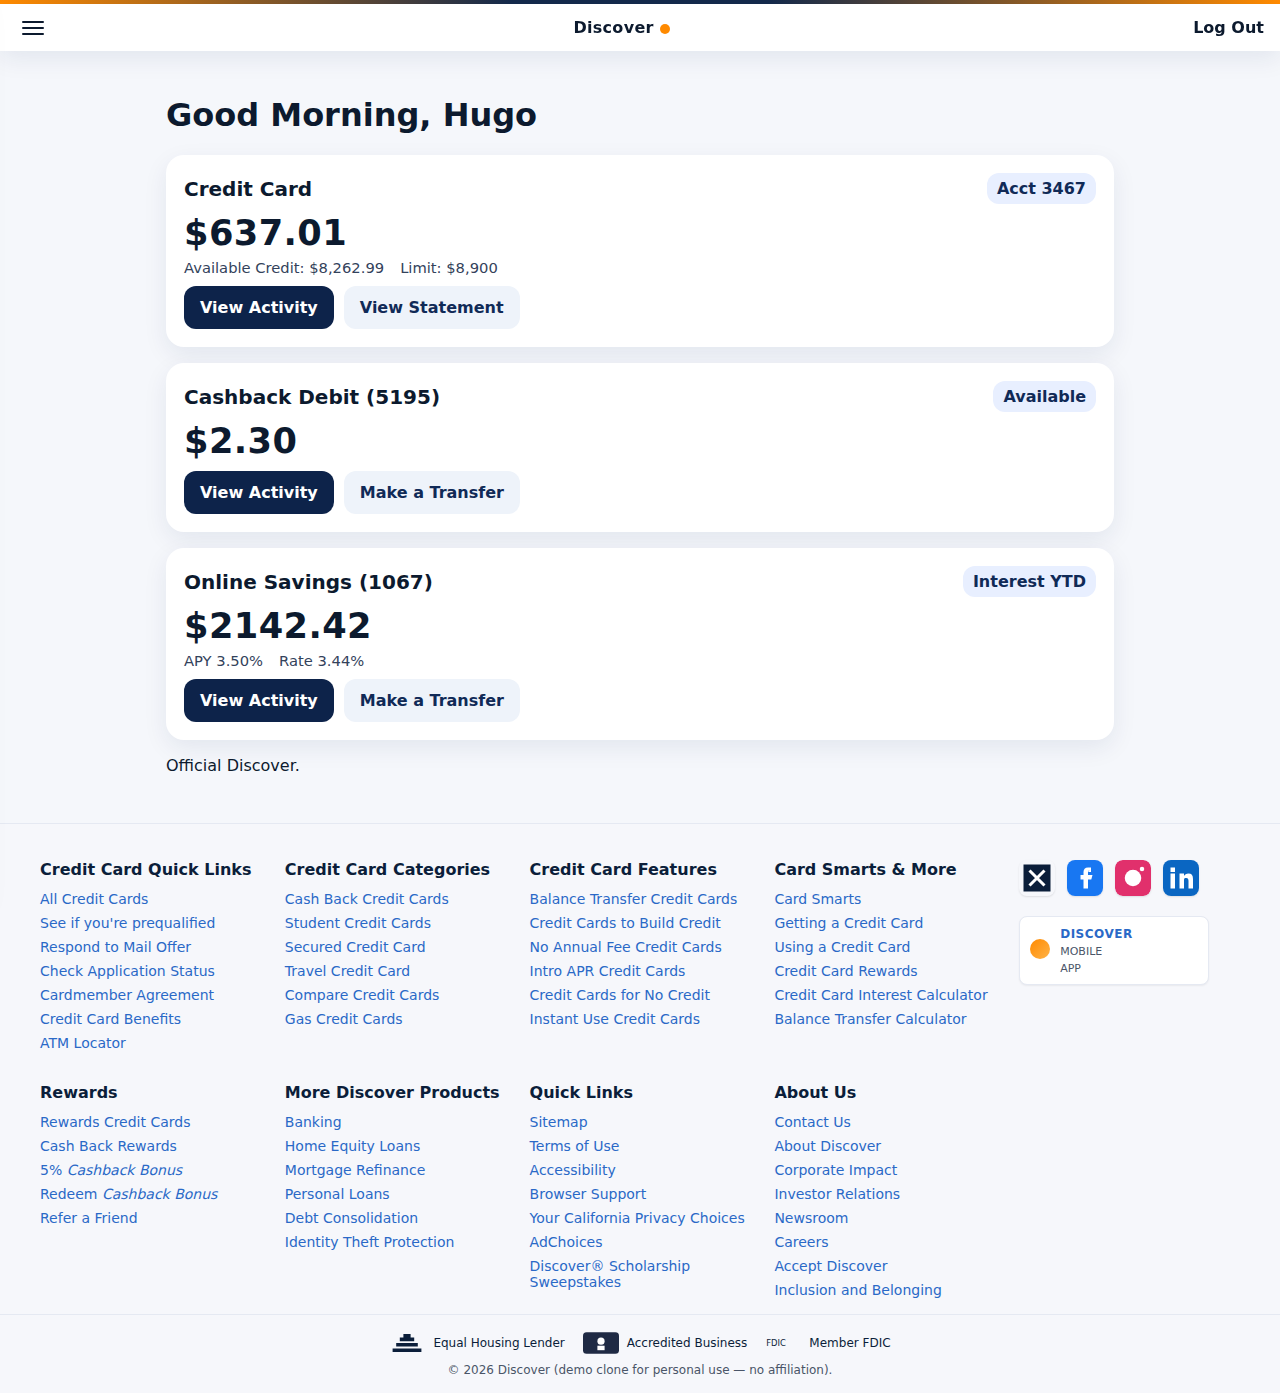
<file: index.html>
<!doctype html>
<html lang="en">
<head>
  <meta charset="utf-8"/>
  <meta name="viewport" content="width=device-width, initial-scale=1"/>
  <title>Discover — Accounts</title>
  <link rel="stylesheet" href="styles.css"/>
</head>
<body>
  <header class="topbar">
    <div class="accent-line"></div>
    <div class="topbar-inner">
      <button class="hamburger" id="hamburger" aria-label="Open menu">
        <span></span><span></span><span></span>
      </button>
      <div class="brand"><strong>Discover</strong><span class="dot"></span></div>
      <a class="logout" href="#">Log Out</a>
    </div>
  </header>

  <aside class="sidebar" id="sidebar">
    <div class="sidebar-header">
      <h3>Menu</h3>
      <button class="btn secondary" id="closeSidebar">Close ✕</button>
    </div>

    <div class="section-title">Activity</div>
    <a href="credit-activity.html">Credit Card — Activity</a>
    <a href="debit-activity.html">Cashback Debit — Activity</a>
    <a href="savings-activity.html">Online Savings — Activity</a>

    <div class="section-title">Tools</div>
    <a href="fico.html">FICO® Credit Scorecard</a>
    <a href="#">Payments</a>
    <a href="#">Rewards</a>
    <a href="#">Card Services</a>
    <a href="#">Security</a>
    <a href="#">Search</a>
    <a href="#">Help</a>
    <a href="#">Profile</a>
  </aside>

  <main class="container home">
    <h1 class="hero-greet">Good Morning, <span class="accent">Hugo</span></h1>

    <!-- CREDIT -->
    <section class="account-card">
      <div class="account-card__head">
        <h2 class="account-title">Credit Card</h2>
        <span class="chip soft">Acct 3467</span>
      </div>
      <div class="account-main">
        <div class="big-amount">$637.01</div>
        <div class="meta-row">
          <span class="meta">Available Credit: $8,262.99</span>
          <span class="meta">Limit: $8,900</span>
        </div>
      </div>
      <div class="btn-row">
        <a class="btn primary" href="credit-activity.html">View Activity</a>
        <a class="btn muted" href="#">View Statement</a>
      </div>
    </section>

    <!-- DEBIT -->
    <section class="account-card">
      <div class="account-card__head">
        <h2 class="account-title">Cashback Debit (5195)</h2>
        <span class="chip soft">Available</span>
      </div>
      <div class="account-main">
        <div class="big-amount">$2.30</div>
      </div>
      <div class="btn-row">
        <a class="btn primary" href="debit-activity.html">View Activity</a>
        <a class="btn muted" href="#">Make a Transfer</a>
      </div>
    </section>

    <!-- SAVINGS -->
    <section class="account-card">
      <div class="account-card__head">
        <h2 class="account-title">Online Savings (1067)</h2>
        <span class="chip soft">Interest YTD</span>
      </div>
      <div class="account-main">
        <div class="big-amount">$2142.42</div>
        <div class="meta-row">
          <span class="meta">APY 3.50%</span>
          <span class="meta">Rate 3.44%</span>
        </div>
      </div>
      <div class="btn-row">
        <a class="btn primary" href="savings-activity.html">View Activity</a>
        <a class="btn muted" href="#">Make a Transfer</a>
      </div>
    </section>

    <div class="footer-note">Official Discover.</div>
  </main>

  <script src="app.js"></script>
  <!-- === Footer === -->
<footer class="site-footer" role="contentinfo">
    <div class="footer-top">
      <div class="footer-grid">
        <!-- Col 1 -->
        <section class="footer-col">
          <h4>Credit Card Quick Links</h4>
          <ul>
            <li><a href="#">All Credit Cards</a></li>
            <li><a href="#">See if you're prequalified</a></li>
            <li><a href="#">Respond to Mail Offer</a></li>
            <li><a href="#">Check Application Status</a></li>
            <li><a href="#">Cardmember Agreement</a></li>
            <li><a href="#">Credit Card Benefits</a></li>
            <li><a href="#">ATM Locator</a></li>
          </ul>
        </section>

        <!-- Col 2 -->
        <section class="footer-col">
          <h4>Credit Card Categories</h4>
          <ul>
            <li><a href="#">Cash Back Credit Cards</a></li>
            <li><a href="#">Student Credit Cards</a></li>
            <li><a href="#">Secured Credit Card</a></li>
            <li><a href="#">Travel Credit Card</a></li>
            <li><a href="#">Compare Credit Cards</a></li>
            <li><a href="#">Gas Credit Cards</a></li>
          </ul>
        </section>

        <!-- Col 3 -->
        <section class="footer-col">
          <h4>Credit Card Features</h4>
          <ul>
            <li><a href="#">Balance Transfer Credit Cards</a></li>
            <li><a href="#">Credit Cards to Build Credit</a></li>
            <li><a href="#">No Annual Fee Credit Cards</a></li>
            <li><a href="#">Intro APR Credit Cards</a></li>
            <li><a href="#">Credit Cards for No Credit</a></li>
            <li><a href="#">Instant Use Credit Cards</a></li>
          </ul>
        </section>

        <!-- Col 4 -->
        <section class="footer-col">
          <h4>Card Smarts &amp; More</h4>
          <ul>
            <li><a href="#">Card Smarts</a></li>
            <li><a href="#">Getting a Credit Card</a></li>
            <li><a href="#">Using a Credit Card</a></li>
            <li><a href="#">Credit Card Rewards</a></li>
            <li><a href="#">Credit Card Interest Calculator</a></li>
            <li><a href="#">Balance Transfer Calculator</a></li>
          </ul>
        </section>

        <!-- Social / App -->
        <section class="footer-col footer-social">
          <div class="social-list" aria-label="Social links">
            <!-- Simple inline SVG icons so it works on GitHub Pages with no assets -->
            <a class="social" href="#" aria-label="X / Twitter" title="X">
              <svg viewBox="0 0 24 24" aria-hidden="true"><path d="M3 3h18v18H3z" fill="#0b1e3a"/><path d="M7 17l10-10M17 17L7 7" stroke="#fff" stroke-width="2" /></svg>
            </a>
            <a class="social" href="#" aria-label="Facebook" title="Facebook">
              <svg viewBox="0 0 24 24" aria-hidden="true"><rect width="24" height="24" rx="3" fill="#1877F2"/><path d="M14 8h2V5h-2c-2 0-3 1.2-3 3v2H9v3h2v6h3v-6h2.2l.8-3H14V8c0-.6.4-1 1-1Z" fill="#fff"/></svg>
            </a>
            <a class="social" href="#" aria-label="Instagram" title="Instagram">
              <svg viewBox="0 0 24 24" aria-hidden="true"><rect width="24" height="24" rx="5" fill="#E1306C"/><circle cx="12" cy="12" r="5.5" fill="#fff"/><circle cx="18" cy="6" r="1.5" fill="#fff"/></svg>
            </a>
            <a class="social" href="#" aria-label="LinkedIn" title="LinkedIn">
              <svg viewBox="0 0 24 24" aria-hidden="true"><rect width="24" height="24" rx="3" fill="#0A66C2"/><rect x="5" y="9" width="3" height="10" fill="#fff"/><rect x="5" y="5" width="3" height="3" fill="#fff"/><path d="M11 9h3v1.7c.5-1 1.5-1.7 3-1.7 2 0 3 1.2 3 3.7V19h-3v-5c0-1.2-.4-2-1.5-2S14 12 14 13.8V19h-3V9Z" fill="#fff"/></svg>
            </a>
          </div>

          <a class="app-badge" href="#" aria-label="Discover Mobile App">
            <div class="badge-left">
              <span class="dot"></span>
            </div>
            <div class="badge-right">
              <strong>DISCOVER</strong><br/><span>MOBILE<br/>APP</span>
            </div>
          </a>
        </section>

        <!-- Row 2 -->
        <section class="footer-col">
          <h4>Rewards</h4>
          <ul>
            <li><a href="#">Rewards Credit Cards</a></li>
            <li><a href="#">Cash Back Rewards</a></li>
            <li><a href="#">5% <em>Cashback Bonus</em></a></li>
            <li><a href="#">Redeem <em>Cashback Bonus</em></a></li>
            <li><a href="#">Refer a Friend</a></li>
          </ul>
        </section>

        <section class="footer-col">
          <h4>More Discover Products</h4>
          <ul>
            <li><a href="#">Banking</a></li>
            <li><a href="#">Home Equity Loans</a></li>
            <li><a href="#">Mortgage Refinance</a></li>
            <li><a href="#">Personal Loans</a></li>
            <li><a href="#">Debt Consolidation</a></li>
            <li><a href="#">Identity Theft Protection</a></li>
          </ul>
        </section>

        <section class="footer-col">
          <h4>Quick Links</h4>
          <ul>
            <li><a href="#">Sitemap</a></li>
            <li><a href="#">Terms of Use</a></li>
            <li><a href="#">Accessibility</a></li>
            <li><a href="#">Browser Support</a></li>
            <li><a href="#">Your California Privacy Choices</a></li>
            <li><a href="#">AdChoices</a></li>
            <li><a href="#">Discover® Scholarship Sweepstakes</a></li>
          </ul>
        </section>

        <section class="footer-col">
          <h4>About Us</h4>
          <ul>
            <li><a href="#">Contact Us</a></li>
            <li><a href="#">About Discover</a></li>
            <li><a href="#">Corporate Impact</a></li>
            <li><a href="#">Investor Relations</a></li>
            <li><a href="#">Newsroom</a></li>
            <li><a href="#">Careers</a></li>
            <li><a href="#">Accept Discover</a></li>
            <li><a href="#">Inclusion and Belonging</a></li>
          </ul>
        </section>
      </div>
    </div>

    <div class="footer-bottom">
      <div class="footer-logos">
        <span class="badge eh-lender" aria-label="Equal Housing Lender">
          <svg viewBox="0 0 40 24" aria-hidden="true"><path d="M4 18h32v4H4zM8 12h24v4H8zM12 6h16v4H12zM16 2h8v4h-8z" fill="#0b1e3a"/></svg>
          <span>Equal Housing Lender</span>
        </span>
        <span class="badge bbb" aria-label="BBB Accredited Business">
          <svg viewBox="0 0 40 24" aria-hidden="true"><rect width="40" height="24" rx="4" fill="#1f2a44"/><circle cx="20" cy="10" r="4" fill="#fff"/><rect x="16" y="15" width="8" height="5" fill="#fff"/></svg>
          <span>Accredited Business</span>
        </span>
        <span class="badge fdic" aria-label="Member FDIC">
          <svg viewBox="0 0 60 24" aria-hidden="true"><text x="2" y="17" font-size="14" font-family="system-ui, -apple-system, Segoe UI, Roboto" fill="#0b1e3a">FDIC</text></svg>
          <span>Member FDIC</span>
        </span>
      </div>

      <p class="copyright">
        © <span id="year"></span> Discover (demo clone for personal use — no affiliation).
      </p>
    </div>
  </footer>
  <!-- === /Footer === -->


  <script src="app.js"></script>
</body>
</html>
</file>
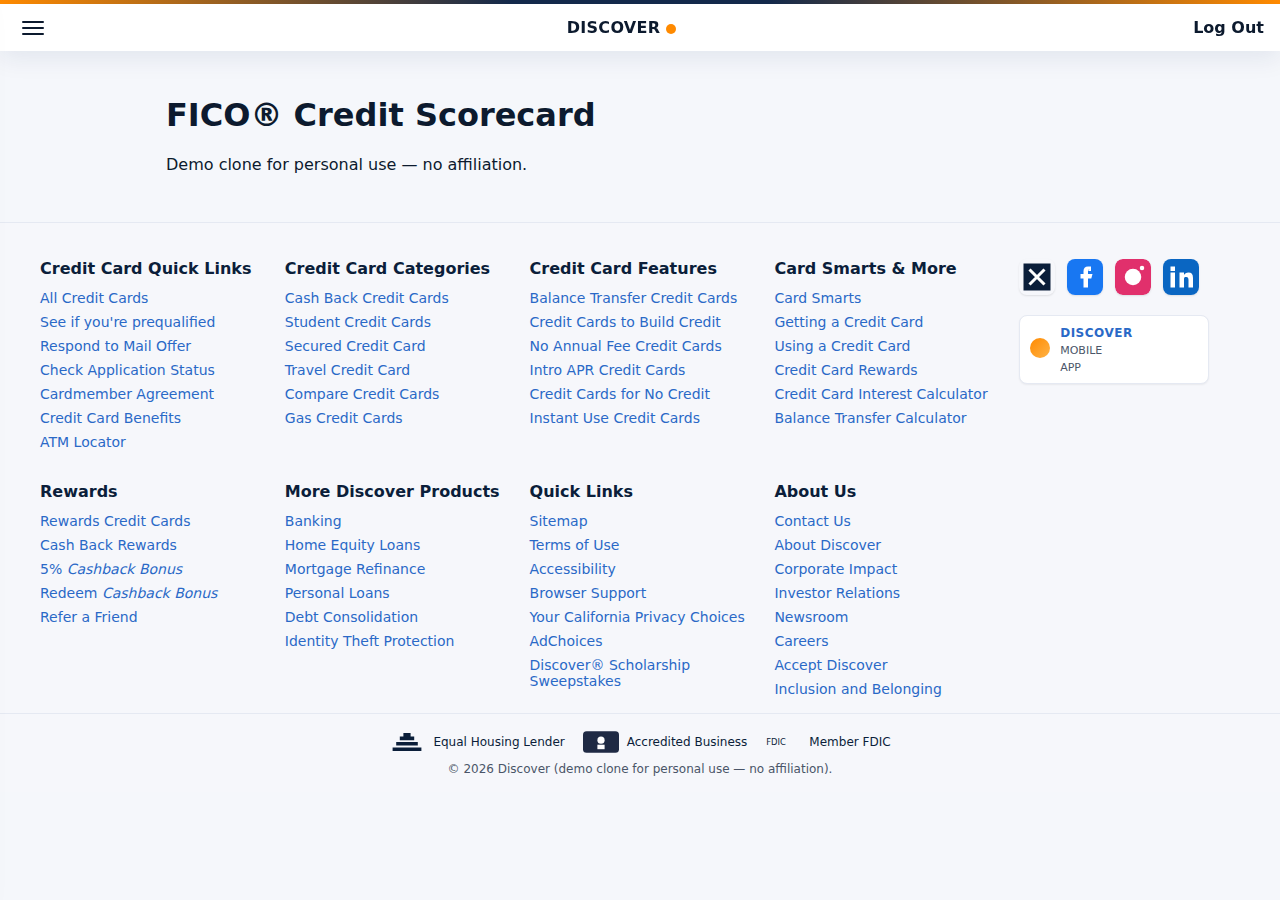
<file: fico.html>
<!doctype html>
<html lang="en">
<head>
  <meta charset="utf-8"/>
  <meta name="viewport" content="width=device-width, initial-scale=1"/>
  <title>Discover — FICO® Credit Scorecard</title>
  <link rel="stylesheet" href="styles.css"/>
</head>
<body>
  <header class="topbar">
    <div class="accent-line"></div>
    <div class="topbar-inner">
      <button class="hamburger" id="hamburger" aria-label="Open menu"><span></span><span></span><span></span></button>
      <div class="brand"><strong>DISCOVER</strong><span class="dot"></span></div>
      <a class="logout" href="#">Log Out</a>
    </div>
  </header>

  <aside class="sidebar" id="sidebar">
    <div class="sidebar-header">
      <h3>Menu</h3>
      <button class="btn secondary" id="closeSidebar">Close ✕</button>
    </div>
    <div class="section-title">Activity</div>
    <a href="credit-activity.html">Credit Card — Activity</a>
    <a href="debit-activity.html">Cashback Debit — Activity</a>
    <a href="savings-activity.html">Online Savings — Activity</a>
    <div class="section-title">Tools</div>
    <a href="fico.html">FICO® Credit Scorecard</a>
    <a href="#">Payments</a><a href="#">Rewards</a><a href="#">Card Services</a>
    <a href="#">Security</a><a href="#">Search</a><a href="#">Help</a><a href="#">Profile</a>
  </aside>

  <main class="container">
    <h1 class="hero-greet">FICO® Credit Scorecard</h1>
    <!-- Put your score blocks here as before -->
    <div class="footer-note">Demo clone for personal use — no affiliation.</div>
  </main>

  <script src="app.js"></script>
  <!-- === Footer === -->
<footer class="site-footer" role="contentinfo">
    <div class="footer-top">
      <div class="footer-grid">
        <!-- Col 1 -->
        <section class="footer-col">
          <h4>Credit Card Quick Links</h4>
          <ul>
            <li><a href="#">All Credit Cards</a></li>
            <li><a href="#">See if you're prequalified</a></li>
            <li><a href="#">Respond to Mail Offer</a></li>
            <li><a href="#">Check Application Status</a></li>
            <li><a href="#">Cardmember Agreement</a></li>
            <li><a href="#">Credit Card Benefits</a></li>
            <li><a href="#">ATM Locator</a></li>
          </ul>
        </section>

        <!-- Col 2 -->
        <section class="footer-col">
          <h4>Credit Card Categories</h4>
          <ul>
            <li><a href="#">Cash Back Credit Cards</a></li>
            <li><a href="#">Student Credit Cards</a></li>
            <li><a href="#">Secured Credit Card</a></li>
            <li><a href="#">Travel Credit Card</a></li>
            <li><a href="#">Compare Credit Cards</a></li>
            <li><a href="#">Gas Credit Cards</a></li>
          </ul>
        </section>

        <!-- Col 3 -->
        <section class="footer-col">
          <h4>Credit Card Features</h4>
          <ul>
            <li><a href="#">Balance Transfer Credit Cards</a></li>
            <li><a href="#">Credit Cards to Build Credit</a></li>
            <li><a href="#">No Annual Fee Credit Cards</a></li>
            <li><a href="#">Intro APR Credit Cards</a></li>
            <li><a href="#">Credit Cards for No Credit</a></li>
            <li><a href="#">Instant Use Credit Cards</a></li>
          </ul>
        </section>

        <!-- Col 4 -->
        <section class="footer-col">
          <h4>Card Smarts &amp; More</h4>
          <ul>
            <li><a href="#">Card Smarts</a></li>
            <li><a href="#">Getting a Credit Card</a></li>
            <li><a href="#">Using a Credit Card</a></li>
            <li><a href="#">Credit Card Rewards</a></li>
            <li><a href="#">Credit Card Interest Calculator</a></li>
            <li><a href="#">Balance Transfer Calculator</a></li>
          </ul>
        </section>

        <!-- Social / App -->
        <section class="footer-col footer-social">
          <div class="social-list" aria-label="Social links">
            <!-- Simple inline SVG icons so it works on GitHub Pages with no assets -->
            <a class="social" href="#" aria-label="X / Twitter" title="X">
              <svg viewBox="0 0 24 24" aria-hidden="true"><path d="M3 3h18v18H3z" fill="#0b1e3a"/><path d="M7 17l10-10M17 17L7 7" stroke="#fff" stroke-width="2" /></svg>
            </a>
            <a class="social" href="#" aria-label="Facebook" title="Facebook">
              <svg viewBox="0 0 24 24" aria-hidden="true"><rect width="24" height="24" rx="3" fill="#1877F2"/><path d="M14 8h2V5h-2c-2 0-3 1.2-3 3v2H9v3h2v6h3v-6h2.2l.8-3H14V8c0-.6.4-1 1-1Z" fill="#fff"/></svg>
            </a>
            <a class="social" href="#" aria-label="Instagram" title="Instagram">
              <svg viewBox="0 0 24 24" aria-hidden="true"><rect width="24" height="24" rx="5" fill="#E1306C"/><circle cx="12" cy="12" r="5.5" fill="#fff"/><circle cx="18" cy="6" r="1.5" fill="#fff"/></svg>
            </a>
            <a class="social" href="#" aria-label="LinkedIn" title="LinkedIn">
              <svg viewBox="0 0 24 24" aria-hidden="true"><rect width="24" height="24" rx="3" fill="#0A66C2"/><rect x="5" y="9" width="3" height="10" fill="#fff"/><rect x="5" y="5" width="3" height="3" fill="#fff"/><path d="M11 9h3v1.7c.5-1 1.5-1.7 3-1.7 2 0 3 1.2 3 3.7V19h-3v-5c0-1.2-.4-2-1.5-2S14 12 14 13.8V19h-3V9Z" fill="#fff"/></svg>
            </a>
          </div>

          <a class="app-badge" href="#" aria-label="Discover Mobile App">
            <div class="badge-left">
              <span class="dot"></span>
            </div>
            <div class="badge-right">
              <strong>DISCOVER</strong><br/><span>MOBILE<br/>APP</span>
            </div>
          </a>
        </section>

        <!-- Row 2 -->
        <section class="footer-col">
          <h4>Rewards</h4>
          <ul>
            <li><a href="#">Rewards Credit Cards</a></li>
            <li><a href="#">Cash Back Rewards</a></li>
            <li><a href="#">5% <em>Cashback Bonus</em></a></li>
            <li><a href="#">Redeem <em>Cashback Bonus</em></a></li>
            <li><a href="#">Refer a Friend</a></li>
          </ul>
        </section>

        <section class="footer-col">
          <h4>More Discover Products</h4>
          <ul>
            <li><a href="#">Banking</a></li>
            <li><a href="#">Home Equity Loans</a></li>
            <li><a href="#">Mortgage Refinance</a></li>
            <li><a href="#">Personal Loans</a></li>
            <li><a href="#">Debt Consolidation</a></li>
            <li><a href="#">Identity Theft Protection</a></li>
          </ul>
        </section>

        <section class="footer-col">
          <h4>Quick Links</h4>
          <ul>
            <li><a href="#">Sitemap</a></li>
            <li><a href="#">Terms of Use</a></li>
            <li><a href="#">Accessibility</a></li>
            <li><a href="#">Browser Support</a></li>
            <li><a href="#">Your California Privacy Choices</a></li>
            <li><a href="#">AdChoices</a></li>
            <li><a href="#">Discover® Scholarship Sweepstakes</a></li>
          </ul>
        </section>

        <section class="footer-col">
          <h4>About Us</h4>
          <ul>
            <li><a href="#">Contact Us</a></li>
            <li><a href="#">About Discover</a></li>
            <li><a href="#">Corporate Impact</a></li>
            <li><a href="#">Investor Relations</a></li>
            <li><a href="#">Newsroom</a></li>
            <li><a href="#">Careers</a></li>
            <li><a href="#">Accept Discover</a></li>
            <li><a href="#">Inclusion and Belonging</a></li>
          </ul>
        </section>
      </div>
    </div>

    <div class="footer-bottom">
      <div class="footer-logos">
        <span class="badge eh-lender" aria-label="Equal Housing Lender">
          <svg viewBox="0 0 40 24" aria-hidden="true"><path d="M4 18h32v4H4zM8 12h24v4H8zM12 6h16v4H12zM16 2h8v4h-8z" fill="#0b1e3a"/></svg>
          <span>Equal Housing Lender</span>
        </span>
        <span class="badge bbb" aria-label="BBB Accredited Business">
          <svg viewBox="0 0 40 24" aria-hidden="true"><rect width="40" height="24" rx="4" fill="#1f2a44"/><circle cx="20" cy="10" r="4" fill="#fff"/><rect x="16" y="15" width="8" height="5" fill="#fff"/></svg>
          <span>Accredited Business</span>
        </span>
        <span class="badge fdic" aria-label="Member FDIC">
          <svg viewBox="0 0 60 24" aria-hidden="true"><text x="2" y="17" font-size="14" font-family="system-ui, -apple-system, Segoe UI, Roboto" fill="#0b1e3a">FDIC</text></svg>
          <span>Member FDIC</span>
        </span>
      </div>

      <p class="copyright">
        © <span id="year"></span> Discover (demo clone for personal use — no affiliation).
      </p>
    </div>
  </footer>
  <!-- === /Footer === -->


  <script src="app.js"></script>
</body>
</html>
</file>
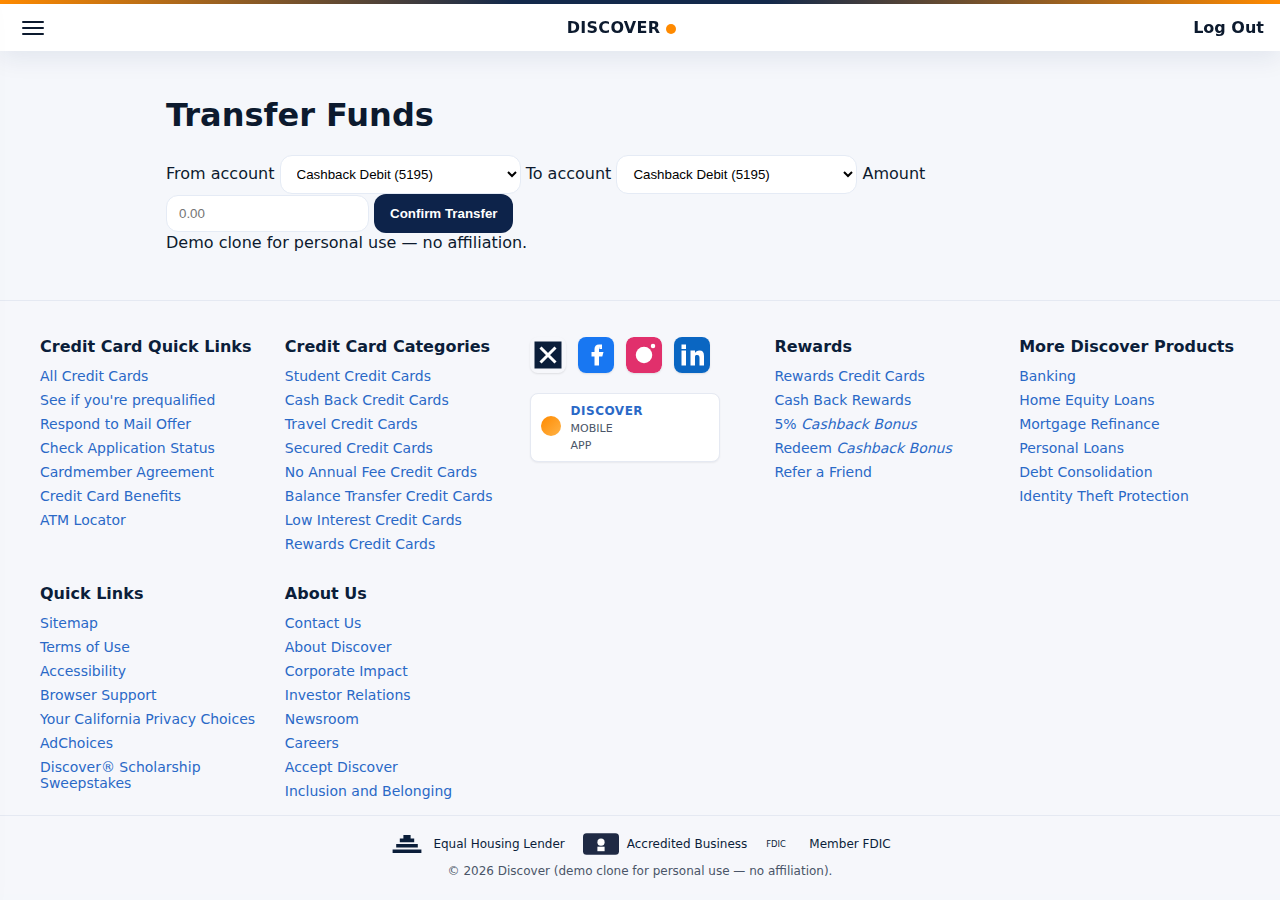
<file: transfer.html>
<!doctype html>
<html lang="en">
<head>
  <meta charset="utf-8"/>
  <meta name="viewport" content="width=device-width, initial-scale=1"/>
  <title>Discover — Transfer Funds</title>
  <link rel="stylesheet" href="styles.css"/>
</head>
<body>
  <header class="topbar">
    <div class="accent-line"></div>
    <div class="topbar-inner">
      <button class="hamburger" id="hamburger" aria-label="Open menu"><span></span><span></span><span></span></button>
      <div class="brand"><strong>DISCOVER</strong><span class="dot"></span></div>
      <a class="logout" href="#">Log Out</a>
    </div>
  </header>

  <aside class="sidebar" id="sidebar">
    <div class="sidebar-header">
      <h3>Menu</h3>
      <button class="btn secondary" id="closeSidebar">Close ✕</button>
    </div>

    <div class="section-title">Activity</div>
    <a href="credit-activity.html">Credit Card — Activity</a>
    <a href="debit-activity.html">Cashback Debit — Activity</a>
    <a href="savings-activity.html">Online Savings — Activity</a>

    <div class="section-title">Tools</div>
    <a href="fico.html">FICO® Credit Scorecard</a>
    <a href="#">Payments</a>
    <a href="#">Rewards</a>
    <a href="#">Card Services</a>
    <a href="#">Security</a>
    <a href="#">Search</a>
    <a href="#">Help</a>
    <a href="#">Profile</a>
  </aside>

  <main class="container">
    <h1 class="hero-greet">Transfer Funds</h1>
    <form id="transferForm" class="transfer-form">
      <label for="from">From account</label>
      <select id="from" class="input">
        <option value="debit">Cashback Debit (5195)</option>
        <option value="savings">Online Savings (1067)</option>
        <option value="wells">Wells Fargo Checking (•••• 4774)</option>
        <option value="chime">Chime Checking (•••• 2874)</option>
        <option value="discover">Discover Debit (•••• 4920)</option>
      </select>

      <label for="to">To account</label>
      <select id="to" class="input">
        <option value="debit">Cashback Debit (5195)</option>
        <option value="savings">Online Savings (1067)</option>
        <option value="wells">Wells Fargo Checking (•••• 4774)</option>
        <option value="chime">Chime Checking (•••• 2874)</option>
        <option value="discover">Discover Debit (•••• 4920)</option>
      </select>

      <label for="amount">Amount</label>
      <input id="amount" class="input" type="number" min="0" step="0.01" placeholder="0.00"/>

      <button type="submit" class="btn primary">Confirm Transfer</button>
    </form>
    <div id="transferMessage" class="error-msg" role="alert"></div>

    <div class="footer-note">Demo clone for personal use — no affiliation.</div>
  </main>

  <script src="app.js"></script>
  <script>
    const form = document.getElementById('transferForm');
    const msg = document.getElementById('transferMessage');
    form?.addEventListener('submit', e => {
      e.preventDefault();
      if (msg) {
        msg.textContent = 'Transfers are unavailable at the moment. Please try again later.';
      }
    });
  </script>

  <!-- === Footer === -->
<footer class="site-footer" role="contentinfo">
  <div class="footer-top">
    <div class="footer-grid">
      <!-- Col 1 -->
      <section class="footer-col">
        <h4>Credit Card Quick Links</h4>
        <ul>
          <li><a href="#">All Credit Cards</a></li>
          <li><a href="#">See if you're prequalified</a></li>
          <li><a href="#">Respond to Mail Offer</a></li>
          <li><a href="#">Check Application Status</a></li>
          <li><a href="#">Cardmember Agreement</a></li>
          <li><a href="#">Credit Card Benefits</a></li>
          <li><a href="#">ATM Locator</a></li>
        </ul>
      </section>

      <!-- Col 2 -->
      <section class="footer-col">
        <h4>Credit Card Categories</h4>
        <ul>
          <li><a href="#">Student Credit Cards</a></li>
          <li><a href="#">Cash Back Credit Cards</a></li>
          <li><a href="#">Travel Credit Cards</a></li>
          <li><a href="#">Secured Credit Cards</a></li>
          <li><a href="#">No Annual Fee Credit Cards</a></li>
          <li><a href="#">Balance Transfer Credit Cards</a></li>
          <li><a href="#">Low Interest Credit Cards</a></li>
          <li><a href="#">Rewards Credit Cards</a></li>
        </ul>
      </section>

      <!-- Social / App -->
      <section class="footer-col footer-social">
        <div class="social-list" aria-label="Social links">
          <!-- Simple inline SVG icons so it works on GitHub Pages with no assets -->
          <a class="social" href="#" aria-label="X / Twitter" title="X">
            <svg viewBox="0 0 24 24" aria-hidden="true"><path d="M3 3h18v18H3z" fill="#0b1e3a"/><path d="M7 17l10-10M17 17L7 7" stroke="#fff" stroke-width="2" /></svg>
          </a>
          <a class="social" href="#" aria-label="Facebook" title="Facebook">
            <svg viewBox="0 0 24 24" aria-hidden="true"><rect width="24" height="24" rx="3" fill="#1877F2"/><path d="M14 8h2V5h-2c-2 0-3 1.2-3 3v2H9v3h2v6h3v-6h2.2l.8-3H14V8c0-.6.4-1 1-1Z" fill="#fff"/></svg>
          </a>
          <a class="social" href="#" aria-label="Instagram" title="Instagram">
            <svg viewBox="0 0 24 24" aria-hidden="true"><rect width="24" height="24" rx="5" fill="#E1306C"/><circle cx="12" cy="12" r="5.5" fill="#fff"/><circle cx="18" cy="6" r="1.5" fill="#fff"/></svg>
          </a>
          <a class="social" href="#" aria-label="LinkedIn" title="LinkedIn">
            <svg viewBox="0 0 24 24" aria-hidden="true"><rect width="24" height="24" rx="3" fill="#0A66C2"/><rect x="5" y="9" width="3" height="10" fill="#fff"/><rect x="5" y="5" width="3" height="3" fill="#fff"/><path d="M11 9h3v1.7c.5-1 1.5-1.7 3-1.7 2 0 3 1.2 3 3.7V19h-3v-5c0-1.2-.4-2-1.5-2S14 12 14 13.8V19h-3V9Z" fill="#fff"/></svg>
          </a>
        </div>

        <a class="app-badge" href="#" aria-label="Discover Mobile App">
          <div class="badge-left">
            <span class="dot"></span>
          </div>
          <div class="badge-right">
            <strong>DISCOVER</strong><br/><span>MOBILE<br/>APP</span>
          </div>
        </a>
      </section>

      <!-- Row 2 -->
      <section class="footer-col">
        <h4>Rewards</h4>
        <ul>
          <li><a href="#">Rewards Credit Cards</a></li>
          <li><a href="#">Cash Back Rewards</a></li>
          <li><a href="#">5% <em>Cashback Bonus</em></a></li>
          <li><a href="#">Redeem <em>Cashback Bonus</em></a></li>
          <li><a href="#">Refer a Friend</a></li>
        </ul>
      </section>

      <section class="footer-col">
        <h4>More Discover Products</h4>
        <ul>
          <li><a href="#">Banking</a></li>
          <li><a href="#">Home Equity Loans</a></li>
          <li><a href="#">Mortgage Refinance</a></li>
          <li><a href="#">Personal Loans</a></li>
          <li><a href="#">Debt Consolidation</a></li>
          <li><a href="#">Identity Theft Protection</a></li>
        </ul>
      </section>

      <section class="footer-col">
        <h4>Quick Links</h4>
        <ul>
          <li><a href="#">Sitemap</a></li>
          <li><a href="#">Terms of Use</a></li>
          <li><a href="#">Accessibility</a></li>
          <li><a href="#">Browser Support</a></li>
          <li><a href="#">Your California Privacy Choices</a></li>
          <li><a href="#">AdChoices</a></li>
          <li><a href="#">Discover® Scholarship Sweepstakes</a></li>
        </ul>
      </section>

      <section class="footer-col">
        <h4>About Us</h4>
        <ul>
          <li><a href="#">Contact Us</a></li>
          <li><a href="#">About Discover</a></li>
          <li><a href="#">Corporate Impact</a></li>
          <li><a href="#">Investor Relations</a></li>
          <li><a href="#">Newsroom</a></li>
          <li><a href="#">Careers</a></li>
          <li><a href="#">Accept Discover</a></li>
          <li><a href="#">Inclusion and Belonging</a></li>
        </ul>
      </section>
    </div>
  </div>

  <div class="footer-bottom">
    <div class="footer-logos">
      <span class="badge eh-lender" aria-label="Equal Housing Lender">
        <svg viewBox="0 0 40 24" aria-hidden="true"><path d="M4 18h32v4H4zM8 12h24v4H8zM12 6h16v4H12zM16 2h8v4h-8z" fill="#0b1e3a"/></svg>
        <span>Equal Housing Lender</span>
      </span>
      <span class="badge bbb" aria-label="BBB Accredited Business">
        <svg viewBox="0 0 40 24" aria-hidden="true"><rect width="40" height="24" rx="4" fill="#1f2a44"/><circle cx="20" cy="10" r="4" fill="#fff"/><rect x="16" y="15" width="8" height="5" fill="#fff"/></svg>
        <span>Accredited Business</span>
      </span>
      <span class="badge fdic" aria-label="Member FDIC">
        <svg viewBox="0 0 60 24" aria-hidden="true"><text x="2" y="17" font-size="14" font-family="system-ui, -apple-system, Segoe UI, Roboto" fill="#0b1e3a">FDIC</text></svg>
        <span>Member FDIC</span>
      </span>
    </div>

    <p class="copyright">
      © <span id="year"></span> Discover (demo clone for personal use — no affiliation).
    </p>
  </div>
</footer>
<!-- === /Footer === -->
</body>
</html>
</file>
<file: styles.css>
:root{
    --bg:#f5f7fb;
    --panel:#ffffff;
    --ink:#0c1a2e;
    --ink-2:#33425b;
    --accent:#0d234a;
    --accent-2:#102a57;
    --brand:#0b1f3f;
    --dis-orange:#ff8a00;
    --divider:#e5ebf5;
    --pill:#e9f0ff;
    --green:#159a53;
    --shadow:0 8px 24px rgba(16,42,87,.08);
    --radius:18px;
  }

  /* base */
  *{box-sizing:border-box}
  html,body{margin:0;background:var(--bg);color:var(--ink);font-family:system-ui,-apple-system,Segoe UI,Roboto,Inter,Arial,sans-serif}
  a{color:inherit;text-decoration:none}
  img{max-width:100%}
  .container{max-width:980px;margin:96px auto 48px;padding:0 16px}

  /* ===== Topbar (fixed) ===== */
  .topbar{position:fixed;top:0;left:0;right:0;background:#fff;box-shadow:var(--shadow);z-index:100}
  .accent-line{height:4px;background:linear-gradient(90deg,var(--dis-orange) 0%, #13294b 40%, #13294b 60%, var(--dis-orange) 100%)}
  .topbar-inner{display:flex;align-items:center;justify-content:space-between;padding:14px 16px}
  .topbar-title{margin:0;font-size:20px;font-weight:800}
  .brand{font-weight:900;letter-spacing:.3px}
  .brand .dot{display:inline-block;width:10px;height:10px;border-radius:50%;background:var(--dis-orange);margin-left:6px;vertical-align:middle}
  .logout{font-weight:700}

  /* hamburger */
  .icon-btn,.hamburger{border:0;background:transparent;cursor:pointer;display:flex;gap:4px;flex-direction:column;font-size:22px;line-height:1}
  .hamburger span{width:22px;height:2px;background:var(--ink);display:block;border-radius:2px;transition:.2s}

  /* ===== Sidebar ===== */
  .sidebar{position:fixed;inset:0 auto 0 0;width:320px;background:#fff;box-shadow:var(--shadow);transform:translateX(-105%);transition:transform .38s cubic-bezier(.22,.61,.36,1);z-index:120;overflow:auto}
  .sidebar.open{transform:translateX(0)}
  .sidebar-header{display:flex;align-items:center;justify-content:space-between;padding:16px 18px;border-bottom:1px solid var(--divider)}
  .sidebar a{display:block;padding:14px 18px;border-bottom:1px solid var(--divider)}
  .sidebar .section-title{padding:14px 18px 6px;font-size:.78rem;color:var(--ink-2);text-transform:uppercase;letter-spacing:.08em}
  .sidebar-backdrop{position:fixed;inset:0;background:rgba(0,0,0,.25);opacity:0;pointer-events:none;transition:.25s;z-index:110}
  .sidebar-open .sidebar{transform:translateX(0)}
  .sidebar-open .sidebar-backdrop{opacity:1;pointer-events:auto}

  /* ===== Home cards (slightly smaller than before) ===== */
  .home .account-card{background:var(--panel);border-radius:var(--radius);box-shadow:var(--shadow);padding:18px;margin:16px 0}
  .account-card__head{display:flex;align-items:center;justify-content:space-between;margin-bottom:8px}
  .account-title{font-size:1.25rem;margin:0}
  .chip{display:inline-block;padding:6px 10px;border-radius:12px;background:#eef2fa;color:var(--accent-2);font-weight:700}
  .chip.soft{background:#e8efff}
  .big-amount{font-size:2.2rem;font-weight:900;letter-spacing:.4px;margin:8px 0 6px}
  .meta{color:var(--ink-2);font-size:.92rem}
  .meta-row{display:flex;gap:16px;flex-wrap:wrap}
  .btn-row{display:flex;gap:10px;margin-top:10px}
  .btn{border:0;border-radius:12px;padding:12px 16px;font-weight:800;cursor:pointer;display:inline-block}
  .btn.primary{background:#0d234a;color:#fff}
  .btn.muted{background:#eef3fa;color:#102a57}
  .btn.secondary{background:#eff3fb;color:#102a57}
  .btn.linklike{background:#eef3fa;color:#102a57}

  /* ===== Activity toolbar + table ===== */
  .toolbar{display:flex;gap:10px;flex-wrap:wrap;align-items:center;margin:10px 0 14px}
  .input{background:#fff;border:1px solid var(--divider);border-radius:12px;padding:10px 12px}
  .table-wrap{background:#fff;border-radius:16px;box-shadow:var(--shadow);overflow:auto}
  table{width:100%;border-collapse:collapse}
  thead th{position:sticky;top:0;background:#eef3fb;padding:14px;text-align:left;font-size:.92rem}
  tbody td{padding:16px;border-top:1px solid var(--divider)}
  .amount{text-align:right;font-weight:800}
  .amount.positive{color:var(--green)}
  .amount.negative{color:#2a3144}

  /* ===== Card summary + utilization bar ===== */
  .label{color:#5a6d89;font-size:12px;font-weight:700;text-transform:uppercase;letter-spacing:.06em}
  .util-bar{position:relative;height:10px;border-radius:6px;background:#e9effa;overflow:hidden}
  .util-orange{position:absolute;left:0;top:0;bottom:0;background:#ff8a00}
  .util-blue{position:absolute;left:0;top:0;bottom:0;background:#0b1f3f}

  /* ===== Chart “carousel” wrapper ===== */
  .carousel{background:#fff;border-radius:16px;box-shadow:var(--shadow);padding:14px;margin:14px 0}
  .pill{display:inline-block;background:#e8ebf7;color:#172b4d;font-weight:800;border-radius:12px;padding:8px 12px}
  .small-title{font-weight:900;margin:6px 0 8px}
  .dots{display:flex;justify-content:center;gap:8px;margin-top:8px}
  .dots .dot{width:8px;height:8px;border-radius:50%;background:#c8d2e6}
  .dots .dot.active{background:#0b1f3f}

  /* ===== Footer (Discover-style section grid) ===== */
  .site-footer{background:#f6f7fb;border-top:1px solid #e5e9f2;color:#0b1e3a;margin-top:48px}
  .site-footer a{color:#2a69c7;text-decoration:none}
  .site-footer a:hover{text-decoration:underline}
  .footer-top{padding:36px 16px 8px}
  .footer-grid{display:grid;grid-template-columns:repeat(5,minmax(0,1fr));gap:24px;max-width:1200px;margin:0 auto}
  .footer-col h4{font-size:16px;font-weight:800;margin:0 0 12px}
  .footer-col ul{list-style:none;margin:0;padding:0}
  .footer-col li{margin:8px 0;font-size:14px}
  .footer-social .social-list{display:flex;gap:12px;margin-bottom:16px}
  .footer-social .social svg{width:36px;height:36px;border-radius:8px;box-shadow:0 1px 2px rgba(0,0,0,.1)}
  .app-badge{display:flex;align-items:center;gap:10px;background:#fff;border:1px solid #e5e9f2;border-radius:8px;padding:8px 10px;width:190px;text-decoration:none;color:#0b1e3a;box-shadow:0 1px 2px rgba(0,0,0,.06)}
  .app-badge .badge-left .dot{display:inline-block;width:20px;height:20px;border-radius:50%;background:linear-gradient(135deg,#ff8a00,#ffb347)}
  .app-badge .badge-right{line-height:1.05}
  .app-badge .badge-right strong{font-size:12px;letter-spacing:.5px}
  .app-badge .badge-right span{font-size:11px;color:#4a5568}
  .footer-bottom{border-top:1px solid #e5e9f2;padding:16px;text-align:center}
  .footer-logos{display:flex;justify-content:center;align-items:center;gap:18px;flex-wrap:wrap;margin-bottom:8px}
  .footer-logos .badge{display:inline-flex;align-items:center;gap:8px;color:#0b1e3a;font-size:12px}
  .footer-logos .badge svg{width:36px;height:24px}
  .copyright{font-size:12px;color:#4a5568;margin:0}

  /* responsive footer */
  @media (max-width:1100px){.footer-grid{grid-template-columns:repeat(3,minmax(0,1fr))}}
  @media (max-width:720px){.footer-grid{grid-template-columns:repeat(2,minmax(0,1fr))}}
  @media (max-width:480px){.footer-grid{grid-template-columns:1fr}.app-badge{width:100%;justify-content:center}}

  /* amounts color for table (fallback ids some pages use) */
  #activity-table td.positive{color:green;font-weight:bold}
  #activity-table td.negative{color:red}
</file>
